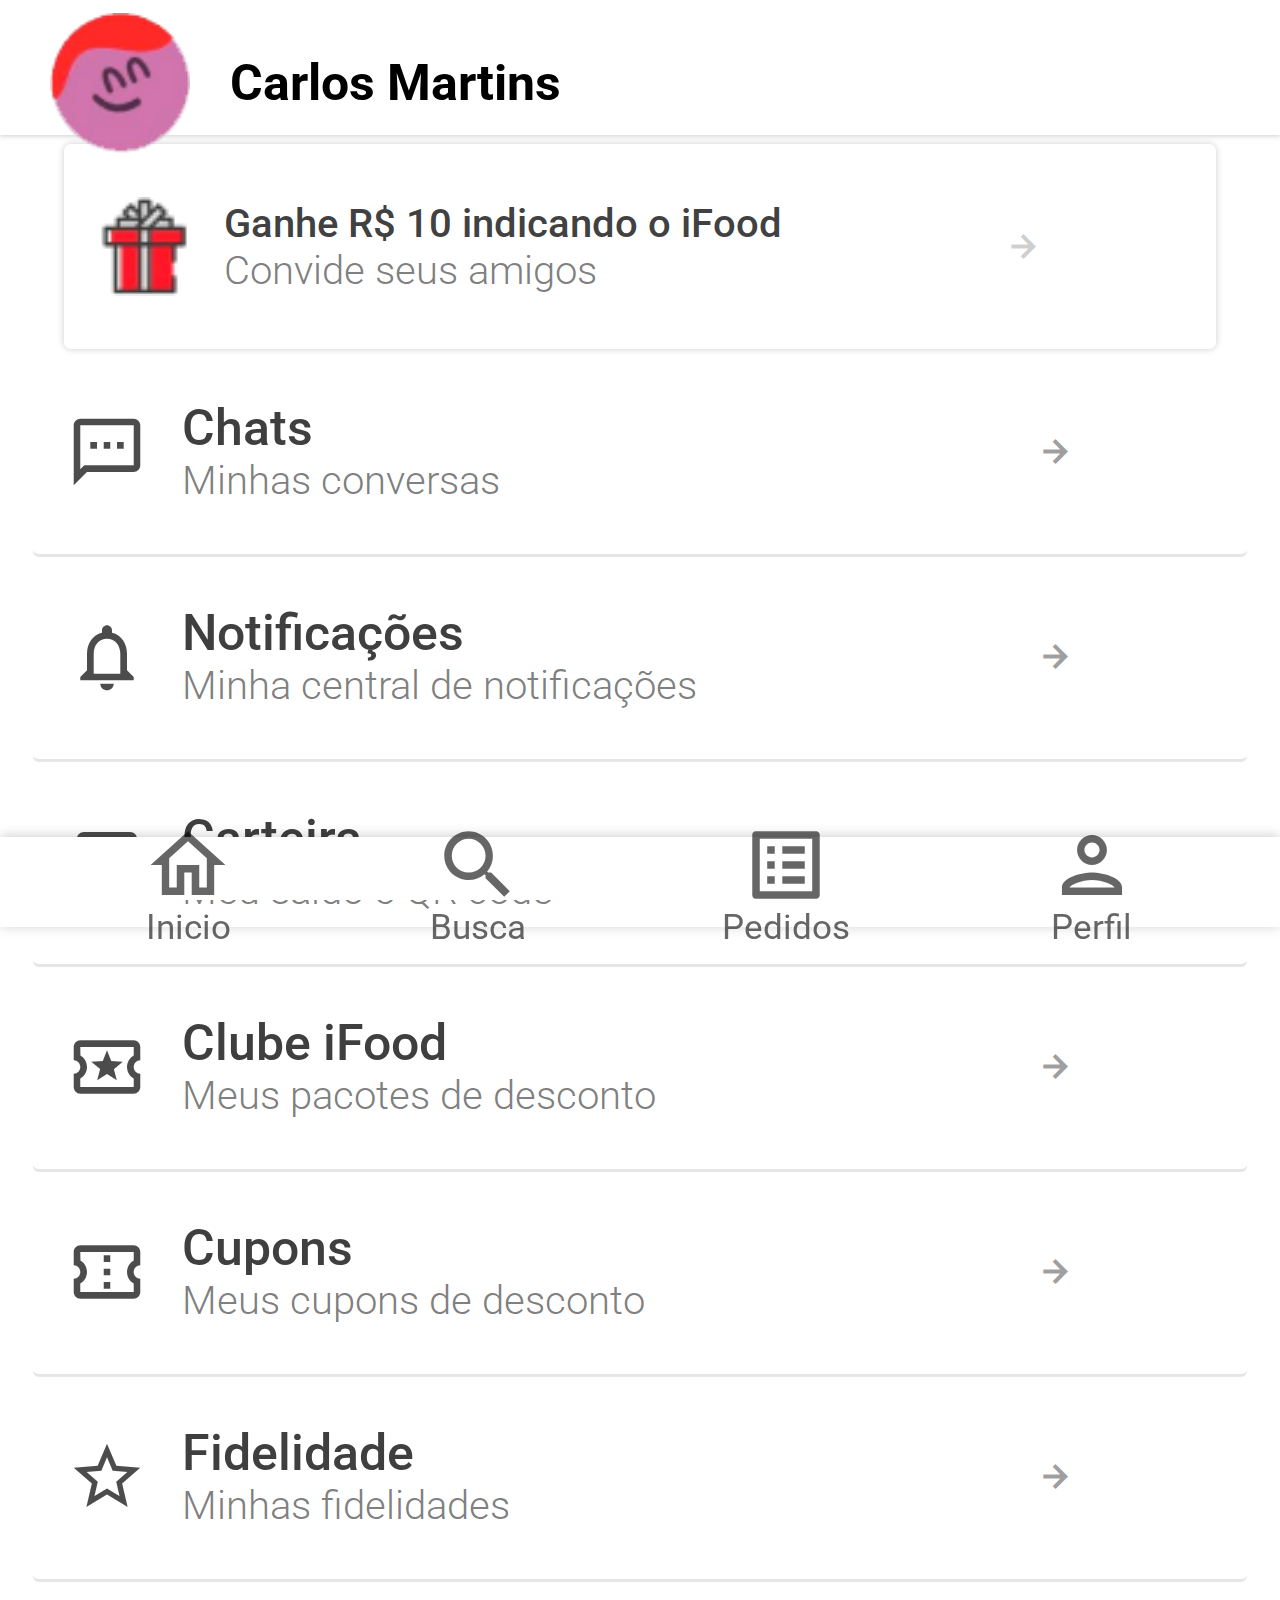
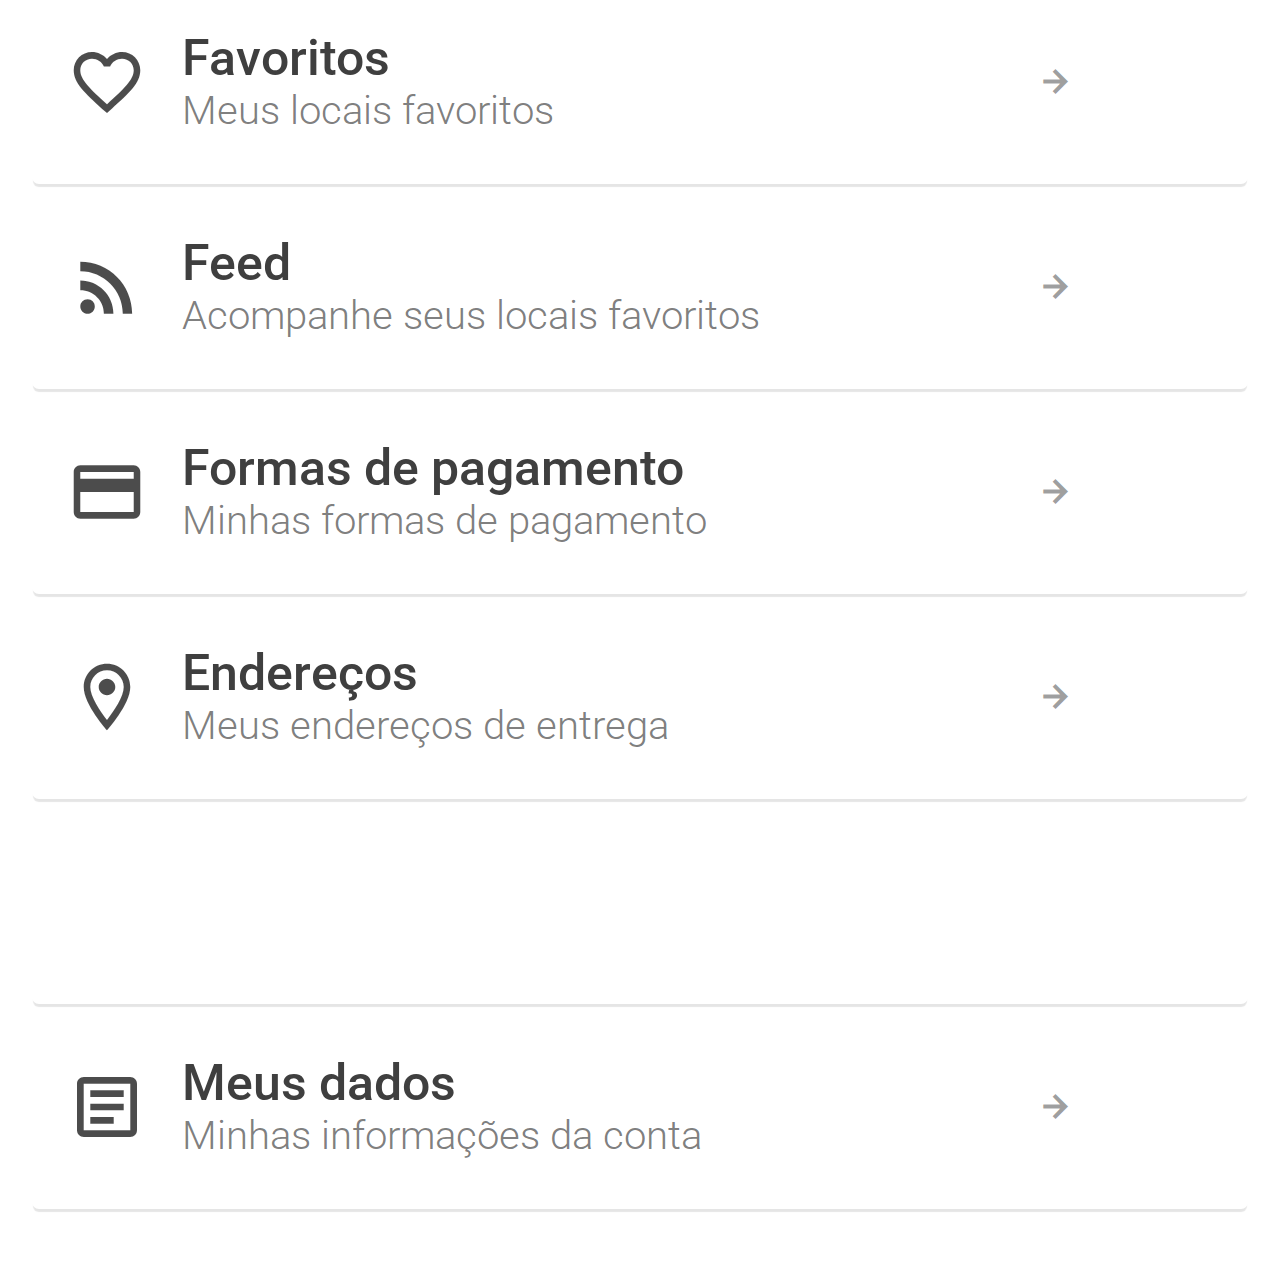
<file: index.html>
<!DOCTYPE html>
<html lang="en">

<head>
  <meta charset="UTF-8">
  <meta http-equiv="X-UA-Compatible" content="IE=edge">
  <!-- <meta name="viewport" content="width=device-width, initial-scale=1.0"> -->
  <link rel="preconnect" href="https://fonts.googleapis.com">
  <link rel="preconnect" href="https://fonts.gstatic.com" crossorigin>
  <link href="https://fonts.googleapis.com/css2?family=Roboto:wght@300;500&display=swap" rel="stylesheet">
  <link href="https://fonts.googleapis.com/css?family=Material+Icons|Material+Icons+Outlined" rel="stylesheet">
  <!-- <link href="https://fonts.googleapis.com/icon?family=Material+Icons" rel="stylesheet"> -->
  <link rel="stylesheet" href="style.css">
  <title>Tela 5</title>
</head>

<body>
  <header>
    <span class="user-info">
      <img src="media/user-icon.png" alt="Imagem do usuário" class="user-img">
      <h3>Carlos Martins</h3>
    </span>
  </header>

  <main>
    <div id="promo-box" class="nav-box">
      <span>
        <img id="promo-box-icon" src="media/promo-icon.png" alt="Icone de presente">
        <div class="nav-box-info">
          <p class="nav-box-title">Ganhe R$ 10 indicando o iFood</p>
          <p>Convide seus amigos</p>
        </div>
      </span>
      <span id="arrow" class="material-icons">arrow_forward_ios</span>
    </div>

    <div class="nav-box">
      <span>
        <span class="material-icons-outlined nav-box-icon">
          sms
        </span>
        <div class="nav-box-info">
          <p class="nav-box-title">Chats</p>
          <p class="nav-box-text">Minhas conversas</p>
        </div>
      </span>
      <span id="arrow" class="material-icons">arrow_forward_ios</span>
    </div>

    <div class="nav-box">
      <span>
        <span class="material-icons-outlined nav-box-icon">
          notifications
        </span>
        <div class="nav-box-info">
          <p class="nav-box-title">Notificações</p>
          <p class="nav-box-text">Minha central de notificações</p>
        </div>
      </span>
      <span id="arrow" class="material-icons">arrow_forward_ios</span>
    </div>

    <div class="nav-box">
      <span>
        <span class="material-icons-outlined nav-box-icon">
          account_balance_wallet
        </span>
        <div class="nav-box-info">
          <p class="nav-box-title">Carteira</p>
          <p class="nav-box-text">Meu saldo e QR code</p>
        </div>
      </span>
      <span id="arrow" class="material-icons">arrow_forward_ios</span>
    </div>

    <div class="nav-box">
      <span>
        <span class="material-icons-outlined nav-box-icon">
          local_activity
        </span>
        <div class="nav-box-info">
          <p class="nav-box-title">Clube iFood</p>
          <p class="nav-box-text">Meus pacotes de desconto</p>
        </div>
      </span>
      <span id="arrow" class="material-icons">arrow_forward_ios</span>
    </div>


    <div class="nav-box">
      <span>
        <span class="material-icons-outlined nav-box-icon">
          confirmation_number
        </span>
        <div class="nav-box-info">
          <p class="nav-box-title">Cupons</p>
          <p class="nav-box-text">Meus cupons de desconto</p>
        </div>
      </span>
      <span id="arrow" class="material-icons">arrow_forward_ios</span>
    </div>

    <div class="nav-box">
      <span>
        <span class="material-icons-outlined nav-box-icon">
          star_border
        </span>
        <div class="nav-box-info">
          <p class="nav-box-title">Fidelidade</p>
          <p class="nav-box-text">Minhas fidelidades</p>
        </div>
      </span>
      <span id="arrow" class="material-icons">arrow_forward_ios</span>
    </div>

    <div class="nav-box">
      <span>
        <span class="material-icons-outlined nav-box-icon">
          favorite_border
        </span>
        <div class="nav-box-info">
          <p class="nav-box-title">Favoritos</p>
          <p class="nav-box-text">Meus locais favoritos</p>
        </div>
      </span>
      <span id="arrow" class="material-icons">arrow_forward_ios</span>
    </div>

    <div class="nav-box">
      <span>
        <span class="material-icons-outlined nav-box-icon">
          rss_feed
        </span>
        <div class="nav-box-info">
          <p class="nav-box-title">Feed</p>
          <p class="nav-box-text">Acompanhe seus locais favoritos</p>
        </div>
      </span>
      <span id="arrow" class="material-icons">arrow_forward_ios</span>
    </div>

    <div class="nav-box">
      <span>
        <span class="material-icons-outlined nav-box-icon">
          credit_card
        </span>
        <div class="nav-box-info">
          <p class="nav-box-title">Formas de pagamento</p>
          <p class="nav-box-text">Minhas formas de pagamento</p>
        </div>
      </span>
      <span id="arrow" class="material-icons">arrow_forward_ios</span>
    </div>

    <div class="nav-box">
      <span>
        <span class="material-icons-outlined nav-box-icon">
          location_on
        </span>
        <div class="nav-box-info">
          <p class="nav-box-title">Endereços</p>
          <p class="nav-box-text">Meus endereços de entrega</p>
        </div>
      </span>
      <span id="arrow" class="material-icons">arrow_forward_ios</span>
    </div>

    <div class="nav-box">
      <span>
        <span class="material-icons-outlined nav-box-icon">
          volunteer_activism
        </span>
        <div class="nav-box-info">
          <p class="nav-box-title">Doações</p>
          <p class="nav-box-text">Minhas doações</p>
        </div>
      </span>
      <span id="arrow" class="material-icons">arrow_forward_ios</span>
    </div>

    <div class="nav-box">
      <span>
        <span class="material-icons-outlined nav-box-icon">
          article
        </span>
        <div class="nav-box-info">
          <p class="nav-box-title">Meus dados</p>
          <p class="nav-box-text">Minhas informações da conta</p>
        </div>
      </span>
      <span id="arrow" class="material-icons">arrow_forward_ios</span>
    </div>
  </main>
  <footer>
    <nav>
      <div class="nav-bar-home nav-bar-icon">
        <span class="material-icons-outlined">
          home
          <p>Inicio</p>
        </span>

      </div>

      <div class="nav-bar-search nav-bar-icon">
        <span class="material-icons-outlined">
          search
          <p>Busca</p>
        </span>
      </div>

      <div class="nav-bar-order nav-bar-icon">
        <span class="material-icons-outlined">
          list_alt
          <p>Pedidos</p>
        </span>
      </div>

      <div class="nav-bar-profile nav-bar-icon">
        <span class="material-icons-outlined">
          person
          <p>Perfil</p>
        </span>
      </div>
    </nav>
  </footer>
</body>

</html>
</file>
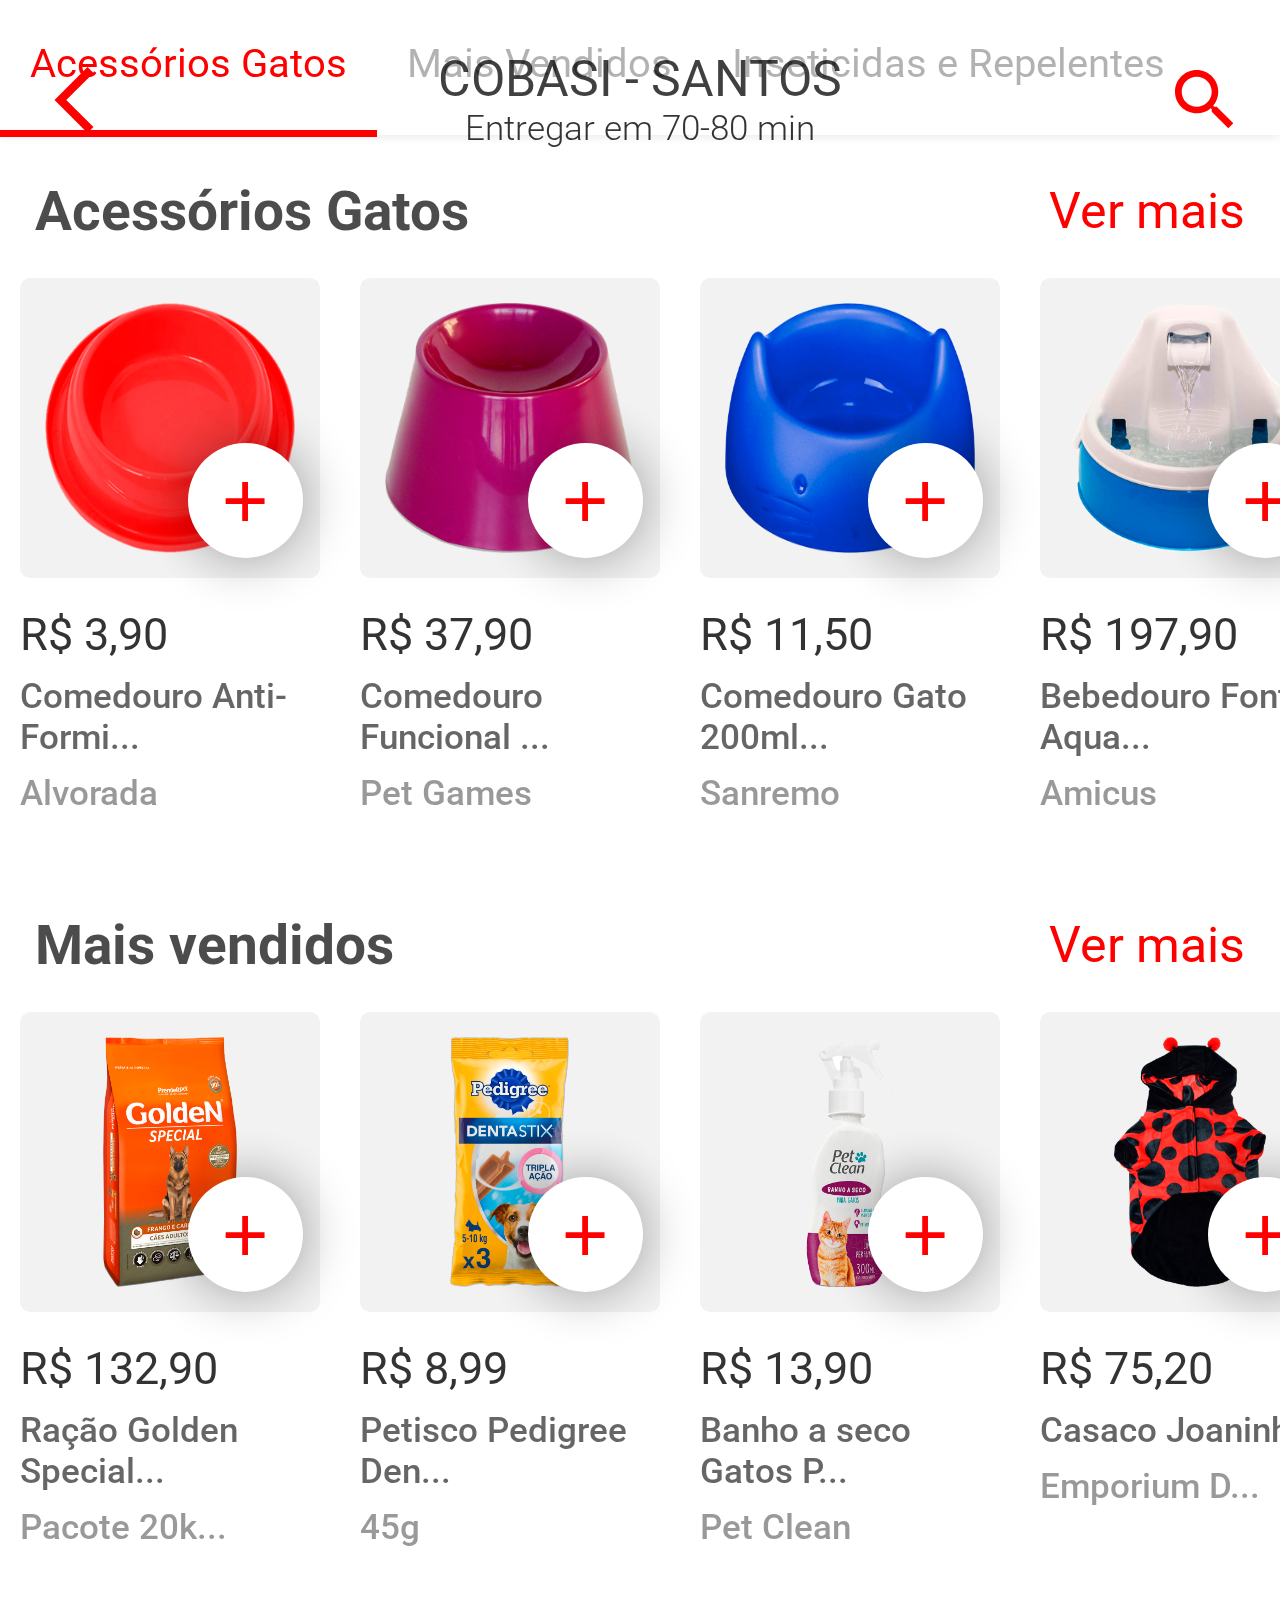
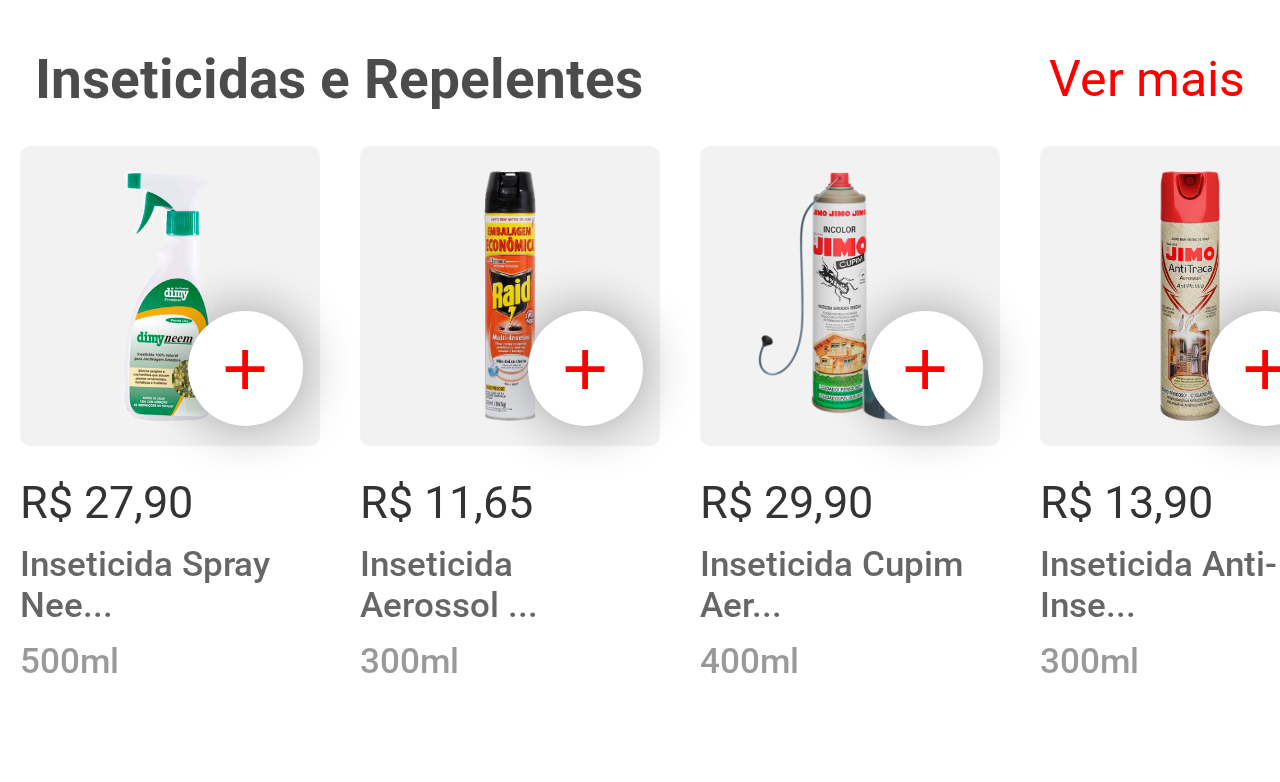
<file: Desc-produto/index.html>
<!DOCTYPE html>
<html lang="en">

<head>
  <meta charset="UTF-8">
  <meta http-equiv="X-UA-Compatible" content="IE=edge">
  <!-- <meta name="viewport" content="width=device-width, initial-scale=1.0"> -->
  <link rel="preconnect" href="https://fonts.googleapis.com">
  <link rel="preconnect" href="https://fonts.gstatic.com" crossorigin>
  <link href="https://fonts.googleapis.com/css2?family=Roboto:wght@300;500;700&display=swap" rel="stylesheet">
  <link href="https://fonts.googleapis.com/css?family=Material+Icons|Material+Icons+Outlined" rel="stylesheet">
  <link rel="stylesheet" href="style.css">
  <title>Descrição do produto - Mais vendidos</title>
</head>

<body>
  <header>
    <nav>
      <div class="nav-info">
        <span class="material-icons-outlined nav-icon">
          arrow_back_ios
        </span>
        <div class="seller-info ">
          <p class="seller-info-title">COBASI - SANTOS</p>
          <p class="seller-info-body">Entregar em 70-80 min</p>
        </div>
        <span class="material-icons-outlined nav-icon">
          search
        </span>
      </div>
      <div class="nav-footer">
        <div class="slide-bar">
          <a href="#acessorios-gatos" class="active">
            <p class="slide-bar-item">Acessórios Gatos</p>
          </a>
          <a href="#mais-vendidos">
            <p class="slide-bar-item">Mais Vendidos</p>
          </a>
          <a href="#inseticidas-e-repelentes">
            <p class="slide-bar-item">Inseticidas e Repelentes</p>
          </a>
        </div>
      </div>
    </nav>
  </header>

  <main>
    <div class="category" id="acessorios-gatos">
      <div class="category-header">
        <h3>Acessórios Gatos</h3>
        <a href="#">Ver mais</a>
      </div>

      <div class="category-slider">
        <div class="category-item">
          <div class="category-img-container">
            <img src="media/acess-gatos1.png" alt="">
            <button class="add-to-cart">
              +
            </button>
          </div>
          <p class="price">R$ 3,90</p>
          <p class="item-description">Comedouro Anti-Formiga Gatos Vermelho Alvorada</p>
          <p class="item-information">Alvorada</p>
        </div>

        <div class="category-item">
          <div class="category-img-container">
            <img src="media/acess-gatos2.png" alt="">
            <button class="add-to-cart">
              +
            </button>
          </div>
          <p class="price">R$ 37,90</p>
          <p class="item-description">Comedouro Funcional Cat Eat Pet Games Roxo</p>
          <p class="item-information">Pet Games</p>
        </div>

        <div class="category-item">
          <div class="category-img-container">
            <img src="media/acess-gatos3.png" alt="">
            <button class="add-to-cart">
              +
            </button>
          </div>
          <p class="price">R$ 11,50</p>
          <p class="item-description">Comedouro Gato 200ml Azul Sanremo</p>
          <p class="item-information">Sanremo</p>
        </div>

        <div class="category-item">
          <div class="category-img-container">
            <img src="media/acess-gatos4.png" alt="">
            <button class="add-to-cart">
              +
            </button>
          </div>
          <p class="price">R$ 197,90</p>
          <p class="item-description">Bebedouro Fonte Aqua Flow Azul e Branco Amicus</p>
          <p class="item-information">Amicus</p>
        </div>
      </div>
    </div>

    <div class="category" id="mais-vendidos">
      <div class="category-header">
        <h3>Mais vendidos</h3>
        <a href="#">Ver mais</a>
      </div>

      <div class="category-slider">
        <div class="category-item">
          <div class="category-img-container">
            <img src="media/mais-vendidos1.png" alt="">
            <button class="add-to-cart">
              +
            </button>
          </div>
          <p class="price">R$ 132,90</p>
          <p class="item-description">Ração Golden Special para Cães Adultos Frango e Carne</p>
          <p class="item-information">Pacote 20kg</p>
        </div>

        <div class="category-item">
          <div class="category-img-container">
            <img src="media/mais-vendidos2.png" alt="">
            <button class="add-to-cart">
              +
            </button>
          </div>
          <p class="price">R$ 8,99</p>
          <p class="item-description">Petisco Pedigree Dentastix Cuidado Oral Para Cães Adultos Raças Pequenas</p>
          <p class="item-information">45g</p>
        </div>

        <div class="category-item">
          <div class="category-img-container">
            <img src="media/mais-vendidos3.png" alt="">
            <button class="add-to-cart">
              +
            </button>
          </div>
          <p class="price">R$ 13,90</p>
          <p class="item-description">Banho a seco Gatos Pet Clean</p>
          <p class="item-information">Pet Clean</p>
        </div>

        <div class="category-item">
          <div class="category-img-container">
            <img src="media/mais-vendidos4.png" alt="">
            <button class="add-to-cart">
              +
            </button>
          </div>
          <p class="price">R$ 75,20</p>
          <p class="item-description">Casaco Joaninha</p>
          <p class="item-information">Emporium Distripet</p>
        </div>
      </div>
    </div>

    <div class="category" id="inseticidas-e-repelentes">
      <div class="category-header">
        <h3>Inseticidas e Repelentes</h3>
        <a href="#">Ver mais</a>
      </div>

      <div class="category-slider">
        <div class="category-item">
          <div class="category-img-container">
            <img src="media/inset1.png" alt="">
            <button class="add-to-cart">
              +
            </button>
          </div>
          <p class="price">R$ 27,90</p>
          <p class="item-description">Inseticida Spray Neenmax Jardim Insetimax</p>
          <p class="item-information">500ml</p>
        </div>

        <div class="category-item">
          <div class="category-img-container">
            <img src="media/inset2.png" alt="">
            <button class="add-to-cart">
              +
            </button>
          </div>
          <p class="price">R$ 11,65</p>
          <p class="item-description">Inseticida Aerossol Raid Multi-Insetos Base Água</p>
          <p class="item-information">300ml</p>
        </div>

        <div class="category-item">
          <div class="category-img-container">
            <img src="media/inset3.png" alt="">
            <button class="add-to-cart">
              +
            </button>
          </div>
          <p class="price">R$ 29,90</p>
          <p class="item-description">Inseticida Cupim Aerosol Jimo</p>
          <p class="item-information">400ml</p>
        </div>

        <div class="category-item">
          <div class="category-img-container">
            <img src="media/inset4.png" alt="">
            <button class="add-to-cart">
              +
            </button>
          </div>
          <p class="price">R$ 13,90</p>
          <p class="item-description">Inseticida Anti-Inset Aerosol Jimo</p>
          <p class="item-information">300ml</p>
        </div>
      </div>
    </div>
  </main>

  <script src="script.js"></script>
</body>

</html>
</file>
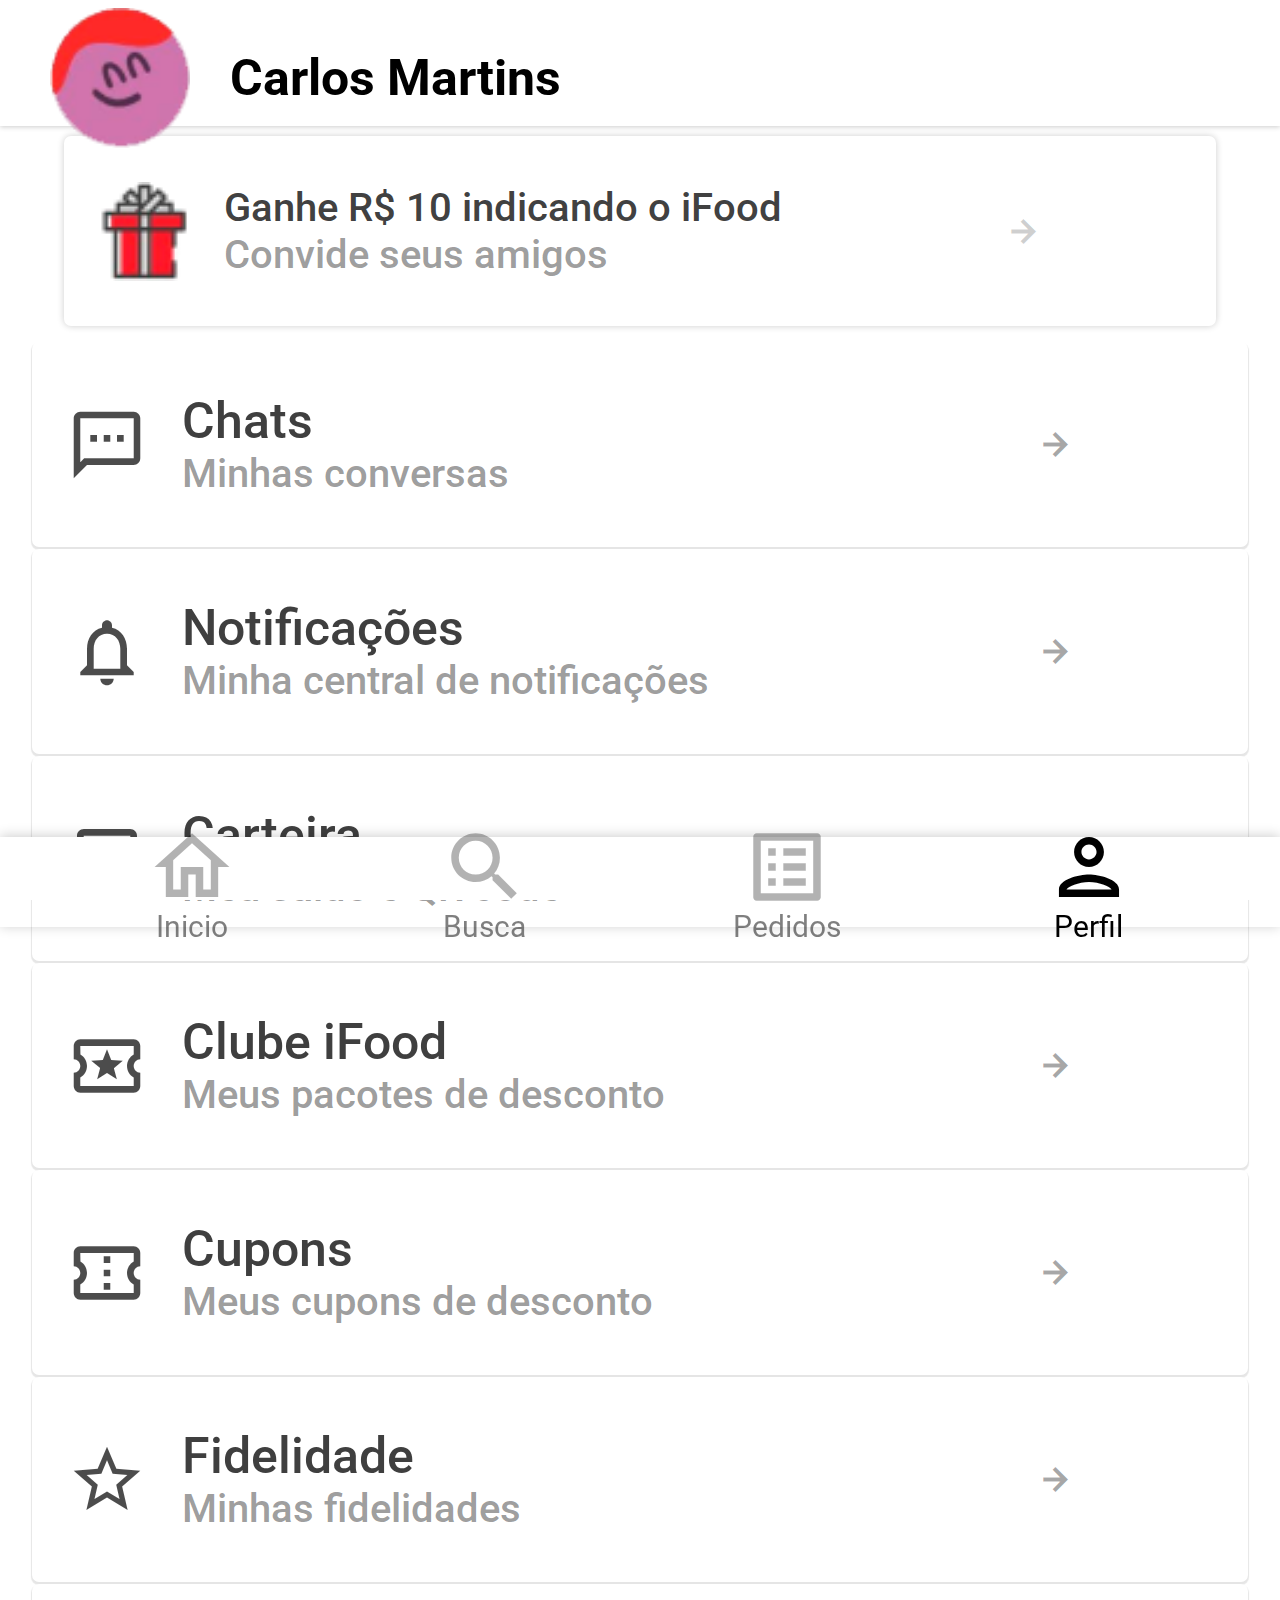
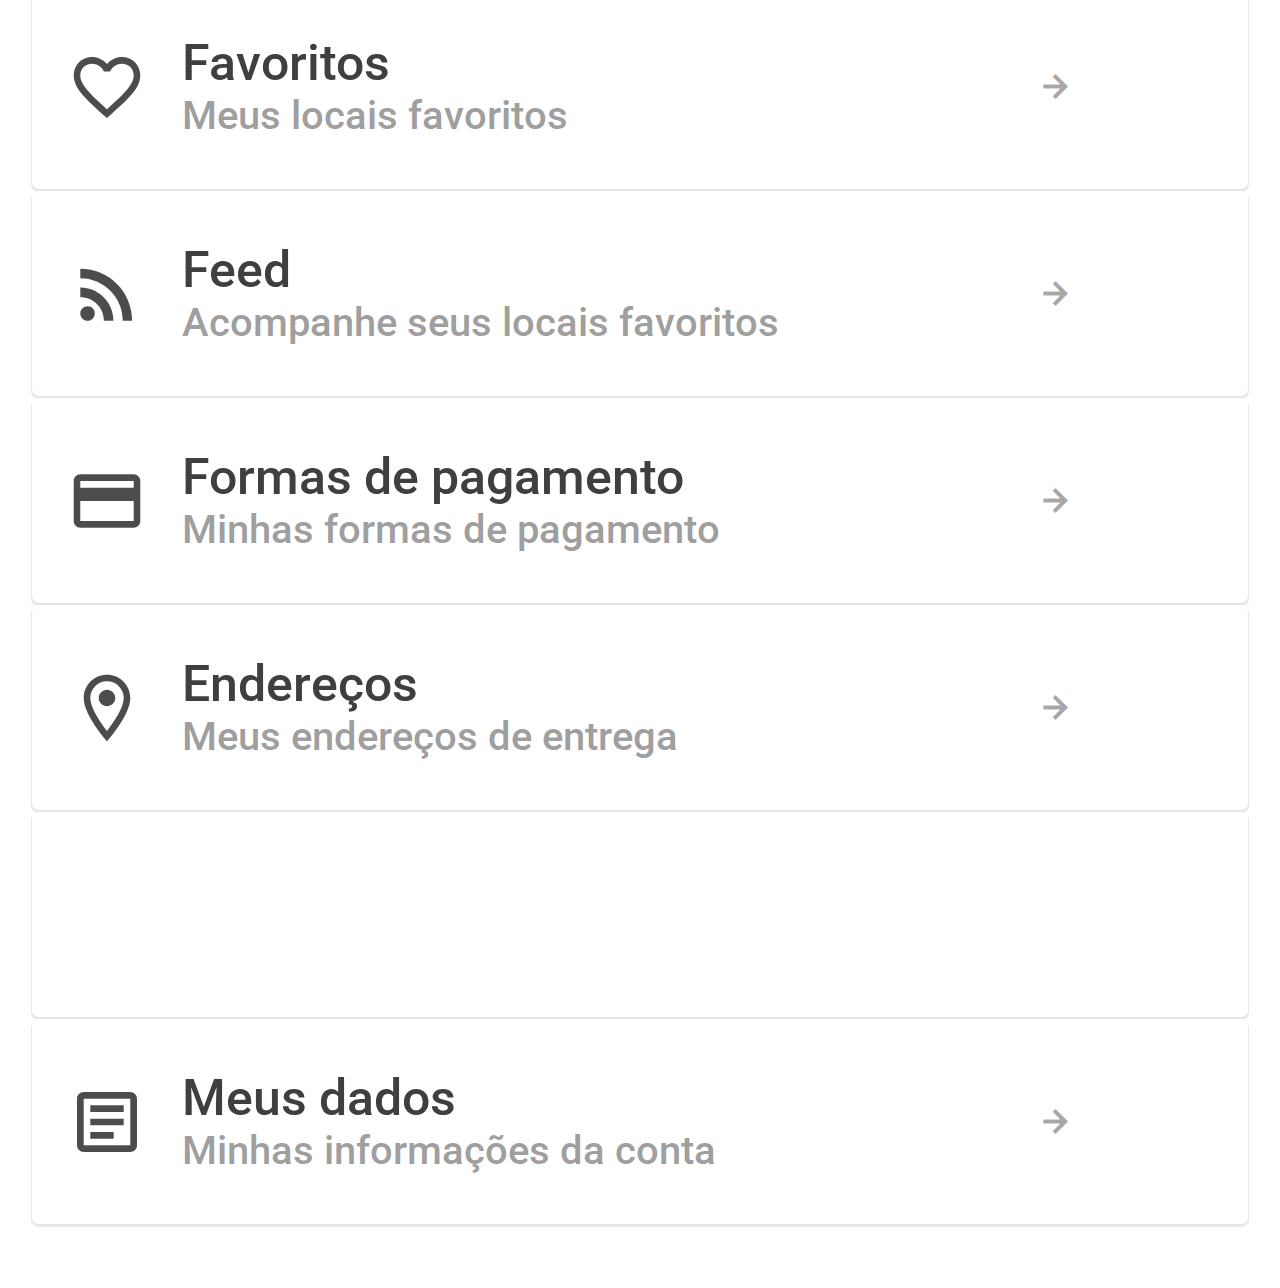
<file: Tela 5/index.html>
<!DOCTYPE html>
<html lang="en">

<head>
  <meta charset="UTF-8">
  <meta http-equiv="X-UA-Compatible" content="IE=edge">
  <!-- <meta name="viewport" content="width=device-width, initial-scale=1.0"> -->
  <link rel="preconnect" href="https://fonts.googleapis.com">
  <link rel="preconnect" href="https://fonts.gstatic.com" crossorigin>
  <link href="https://fonts.googleapis.com/css2?family=Roboto:wght@300;500&display=swap" rel="stylesheet">
  <link href="https://fonts.googleapis.com/css?family=Material+Icons|Material+Icons+Outlined" rel="stylesheet">
  <!-- <link href="https://fonts.googleapis.com/icon?family=Material+Icons" rel="stylesheet"> -->
  <link rel="stylesheet" href="style.css">
  <title>Tela 5</title>
</head>

<body>
  <header>
    <span class="user-info">
      <img src="media/user-icon.png" alt="Imagem do usuário" class="user-img">
      <h3>Carlos Martins</h3>
    </span>
  </header>

  <main>
    <button id="promo-box" class="nav-box">
      <span>
        <img id="promo-box-icon" src="media/promo-icon.png" alt="Icone de presente">
        <div class="nav-box-info">
          <p class="nav-box-title">Ganhe R$ 10 indicando o iFood</p>
          <p class="nav-box-text">Convide seus amigos</p>
        </div>
      </span>
      <span id="arrow" class="material-icons">arrow_forward_ios</span>
    </button>

    <button class="nav-box">
      <span>
        <span class="material-icons-outlined nav-box-icon">
          sms
        </span>
        <div class="nav-box-info">
          <p class="nav-box-title">Chats</p>
          <p class="nav-box-text">Minhas conversas</p>
        </div>
      </span>
      <span id="arrow" class="material-icons">arrow_forward_ios</span>
    </button>

    <button class="nav-box">
      <span>
        <span class="material-icons-outlined nav-box-icon">
          notifications
        </span>
        <div class="nav-box-info">
          <p class="nav-box-title">Notificações</p>
          <p class="nav-box-text">Minha central de notificações</p>
        </div>
      </span>
      <span id="arrow" class="material-icons">arrow_forward_ios</span>
    </button>

    <button class="nav-box">
      <span>
        <span class="material-icons-outlined nav-box-icon">
          account_balance_wallet
        </span>
        <div class="nav-box-info">
          <p class="nav-box-title">Carteira</p>
          <p class="nav-box-text">Meu saldo e QR code</p>
        </div>
      </span>
      <span id="arrow" class="material-icons">arrow_forward_ios</span>
    </button>

    <button class="nav-box">
      <span>
        <span class="material-icons-outlined nav-box-icon">
          local_activity
        </span>
        <div class="nav-box-info">
          <p class="nav-box-title">Clube iFood</p>
          <p class="nav-box-text">Meus pacotes de desconto</p>
        </div>
      </span>
      <span id="arrow" class="material-icons">arrow_forward_ios</span>
    </button>


    <button class="nav-box">
      <span>
        <span class="material-icons-outlined nav-box-icon">
          confirmation_number
        </span>
        <div class="nav-box-info">
          <p class="nav-box-title">Cupons</p>
          <p class="nav-box-text">Meus cupons de desconto</p>
        </div>
      </span>
      <span id="arrow" class="material-icons">arrow_forward_ios</span>
    </button>

    <button class="nav-box">
      <span>
        <span class="material-icons-outlined nav-box-icon">
          star_border
        </span>
        <div class="nav-box-info">
          <p class="nav-box-title">Fidelidade</p>
          <p class="nav-box-text">Minhas fidelidades</p>
        </div>
      </span>
      <span id="arrow" class="material-icons">arrow_forward_ios</span>
    </button>

    <button class="nav-box">
      <span>
        <span class="material-icons-outlined nav-box-icon">
          favorite_border
        </span>
        <div class="nav-box-info">
          <p class="nav-box-title">Favoritos</p>
          <p class="nav-box-text">Meus locais favoritos</p>
        </div>
      </span>
      <span id="arrow" class="material-icons">arrow_forward_ios</span>
    </button>

    <button class="nav-box">
      <span>
        <span class="material-icons-outlined nav-box-icon">
          rss_feed
        </span>
        <div class="nav-box-info">
          <p class="nav-box-title">Feed</p>
          <p class="nav-box-text">Acompanhe seus locais favoritos</p>
        </div>
      </span>
      <span id="arrow" class="material-icons">arrow_forward_ios</span>
    </button>

    <button class="nav-box">
      <span>
        <span class="material-icons-outlined nav-box-icon">
          credit_card
        </span>
        <div class="nav-box-info">
          <p class="nav-box-title">Formas de pagamento</p>
          <p class="nav-box-text">Minhas formas de pagamento</p>
        </div>
      </span>
      <span id="arrow" class="material-icons">arrow_forward_ios</span>
    </button>

    <button class="nav-box">
      <span>
        <span class="material-icons-outlined nav-box-icon">
          location_on
        </span>
        <div class="nav-box-info">
          <p class="nav-box-title">Endereços</p>
          <p class="nav-box-text">Meus endereços de entrega</p>
        </div>
      </span>
      <span id="arrow" class="material-icons">arrow_forward_ios</span>
    </button>

    <button class="nav-box">
      <span>
        <span class="material-icons-outlined nav-box-icon">
          volunteer_activism
        </span>
        <div class="nav-box-info">
          <p class="nav-box-title">Doações</p>
          <p class="nav-box-text">Minhas doações</p>
        </div>
      </span>
      <span id="arrow" class="material-icons">arrow_forward_ios</span>
    </button>

    <button class="nav-box">
      <span>
        <span class="material-icons-outlined nav-box-icon">
          article
        </span>
        <div class="nav-box-info">
          <p class="nav-box-title">Meus dados</p>
          <p class="nav-box-text">Minhas informações da conta</p>
        </div>
      </span>
      <span id="arrow" class="material-icons">arrow_forward_ios</span>
    </button>
  </main>

  <footer>
    <nav>
      <div class="nav-bar-home nav-bar-icon">
        <span class="material-icons-outlined">
          home
          <p>Inicio</p>
        </span>
      </div>

      <div class="nav-bar-search nav-bar-icon">
        <span class="material-icons-outlined">
          search
          <p>Busca</p>
        </span>
      </div>

      <div class="nav-bar-order nav-bar-icon">
        <span class="material-icons-outlined">
          list_alt
          <p>Pedidos</p>
        </span>
      </div>

      <div class="nav-bar-profile nav-bar-icon active">
        <span class="material-icons-outlined">
          person
          <p>Perfil</p>
        </span>
      </div>
    </nav>
  </footer>

  <script src="script.js"></script>
</body>

</html>
</file>
<file: style.css>
* {
  padding: 0;
  margin: 0;
  box-sizing: border-box;
  font-size: 50px;
  font-family: 'Roboto', sans-serif;
}

header {
  display: flex;
  align-items: center;
  width: 100%;
  height: 15vh;
  background-color: #fff;
  box-shadow: 0px 1px 5px rgba(0, 0, 0, 0.2);
  position: fixed;
  top: 0;
}

.user-info {
  display: flex;
  align-items: center;
  margin: 130px 50px 100px;
}

.user-img {
  height: 140px;
  margin-right: 40px;
}

body {
  background-color: #fff;
  margin-top: 16vh;
  margin-bottom: 7vh;
}

main {
  display: flex;
  flex-direction: column;
  align-items: center;
}

.nav-box {
  width: 95%;
  height: 205px;
  padding: 35px;
  border-radius: 7px;
  display: flex;
  align-items: center;
  justify-content: space-between;
  box-shadow: 0 4px 1px -1px rgb(0, 0, 0, 0.1);
}

.nav-box span {
  display: flex;
  align-items: center;
}

.nav-box span p{
  font-size: 50px;
  font-weight: 300;
  color: rgba(53, 53, 53, 0.65);
}

.nav-box .nav-box-text {
  font-size: 40px;
}

.nav-box #arrow {
  color: rgba(0, 0, 0, 0.4);
  font-size: 35px;
  font-weight: bold;
}

.nav-box-icon {
  font-size: 80px;
  margin-right: 35px;
  color: rgba(0, 0, 0, 0.7);
}

.nav-box .nav-box-title {
  font-weight: 500;
  color: rgba(53, 53, 53, 0.95);
}

#promo-box {
  width: 90%;
  box-shadow: 0px 0px 7px rgba(0, 0, 0, 0.2);
}

#promo-box-icon {
  width: 90px;
  margin-right: 35px;
}

#promo-box #arrow {
  color: rgba(0, 0, 0, 0.2);
}


#promo-box span p{
  font-size: 40px;
}

footer {
  height: 7vh;
  width: 100%;
  position: fixed;
  bottom: 0;
  background-color: #fff;
}

nav {
  height: 100%;
  display: flex;
  justify-content: space-around;
  align-items: center;
  padding: 45px;
  box-shadow: 0px -1px 12px rgba(0, 0, 0, 0.2);
}

.nav-bar-icon {
  display: flex;
  align-items: center;
}

.nav-bar-icon span {
  color: rgba(0, 0, 0, 0.6);
  font-size: 90px;
  text-align: center;
}

nav p {
  font-size: 35px;
}
</file>
<file: Desc-produto/style.css>
* {
  padding: 0;
  margin: 0;
  box-sizing: border-box;
}

body {
  font-size: 50px;
  font-family: 'Roboto', sans-serif;
}

header {
  width: 100%;
  height: 15vh;
  position: fixed;
  background-color: #fff;
}

header .seller-info {
  display: flex;
  flex-direction: column;
  align-items: center;
  justify-content: center;
}

header .seller-info-title {
  font-size: 50px;
  color: rgba(0, 0, 0, 0.75);
}

header .seller-info-body {
  color: rgba(0, 0, 0, 0.8);
  font-size: 35px;
  font-weight: 300;
}

nav {
  width: 100%;
  height: 15vh;
  box-shadow: 0 1px 10px rgba(0, 0, 0, 0.1);
  position: relative;  
}

nav .nav-info {
  display: flex;
  align-items: center;
  justify-content: space-between;
  padding: 50px 35px 35px;
}

nav .nav-icon {
  font-size: 80px;
  color: red;
}

.nav-footer {
  height: 95px;
  width: 100%;
  position: absolute;
  bottom: 0;
}

nav .slide-bar {
  overflow: auto;
  white-space: nowrap;
  display: flex;
}

nav .slide-bar .slide-bar-item {
  height: 90px;
  margin: 0 30px;
  font-size: 40px;
  color: rgba(0, 0, 0, 0.3);
}

nav .slide-bar a {
  text-decoration: none;
}

nav .slide-bar .active {
  color: red;
  border-bottom: 7px solid red;
}

nav .slide-bar .active p {
  color:red
}

nav .slide-bar::-webkit-scrollbar {
  width: 0;
}

main {
  height: 100%;
  width: 100%;
}

main .category {
  margin-top: 50px;
}

#acessorios-gatos {
  margin-top: 20vh;
}

main .category::before {
  content: "";
  display: block;
  height: 16vh;
  margin: -20vh 0 0;
}

main .category .category-header {
  width: 100%;
  display: flex;
  justify-content: space-between;
  padding: 35px;
  align-items: center;
  color: rgba(0, 0, 0, 0.80)
}

main .category .category-header a {
  text-decoration: none;
  color: red;
}

main .category .category-header h3 {
  color: rgba(0, 0, 0, 0.7);
  font-size: 55px;
}

main .category .category-slider {
  justify-content: space-between;
  display: flex;
  overflow: scroll;
  margin-bottom: 100px;
}

main .category .category-slider::-webkit-scrollbar {
  width: 0;
} 

main .category .category-item {
  width: 350px;
  margin: 0 20px;
}

main .category .category-slider .category-img-container {
  height: 300px;
  width: 300px;
  background-color: rgba(0, 0, 0, 0.05);
  border-radius: 10px;
  text-align: center;
  padding-top: 25px;
  margin-bottom: 30px;
  display: flex;
  justify-content: center;
  position: relative;
  z-index: -1;
}

main .category .category-slider .category-img-container .add-to-cart {
  background-color: rgba(0, 0, 0, 0.1);
  font-size: 80px;
  color: red;
  width: 115px;
  height: 115px;
  box-shadow: 0 0 50px 5px rgba(0, 0, 0, 0.3);
  background-color: #fff;
  border: none;
  border-radius: 50%;
  margin-left: 150px;
  margin-top: 140px;
  justify-content: center;
  align-items: center;
  position: absolute;
}

main .category .category-slider .category-img-container img {
  max-height: 250px;
  max-width: 250px;
  display: flex;
}

main .category .category-slider .category-item .price {
  font-size: 45px;  
  margin-bottom: 15px;
  color: rgba(0, 0, 0, 0.8);
}

main .category .category-slider .category-item .item-description {
  font-size: 35px;
  font-weight: 500;
  margin-bottom: 15px;
  color: rgba(0, 0, 0, 0.6);
}

main .category .category-slider .category-item .item-information {
  font-size: 35px;
  font-weight: 500;
  color: rgba(0, 0, 0, 0.4);
}
</file>
<file: Tela 5/style.css>
* {
  padding: 0;
  margin: 0;
  box-sizing: border-box;
  font-size: 50px;
  font-family: 'Roboto', sans-serif;
}

input, button, submit { 
  border:none; 
} 

header {
  display: flex;
  align-items: center;
  width: 100%;
  height: 14vh;
  background-color: #fff;
  box-shadow: 0px 1px 5px rgba(0, 0, 0, 0.2);
  position: fixed;
  top: 0;
}

.user-info {
  display: flex;
  align-items: center;
  margin: 130px 50px 100px;
}

.user-img {
  height: 140px;
  margin-right: 40px;
}

body {
  background-color: #fff;
  margin-top: 15vh;
  margin-bottom: 7vh;
}

main {
  display: flex;
  flex-direction: column;
  align-items: center;
}

.nav-box {
  width: 95%;
  height: 205px;
  padding: 35px;
  margin: 1px 0;
  border-radius: 7px;
  display: flex;
  align-items: center;
  justify-content: space-between;
  background-color: #fff;
  box-shadow: 0 2px 1px 1px rgb(0, 0, 0, 0.1);
}

#promo-box {
  width: 90%;
  box-shadow: 0px 0px 7px rgba(0, 0, 0, 0.2);
  height: 190px;
  margin-bottom: 15px;
}

#promo-box-icon {
  width: 90px;
  margin-right: 35px;
}

#promo-box #arrow {
  color: rgba(0, 0, 0, 0.2);
}

#promo-box span p{
  font-size: 40px;
  text-align: left;
}

.nav-box span {
  display: flex;
  align-items: center;
}

.nav-box .nav-box-text {
  font-size: 40px;
  font-weight: 500;
  color: rgba(0, 0, 0, 0.4);
}

.nav-box #arrow {
  color: rgba(0, 0, 0, 0.35);
  font-size: 35px;
  font-weight: bold;
}

.nav-box-icon {
  font-size: 80px;
  margin-right: 35px;
  color: rgba(0, 0, 0, 0.7);
}

.nav-box .nav-box-title {
  font-weight: 500;
  text-align: left;
  color: rgba(53, 53, 53, 0.95);
}

.nav-box:focus {
  background-color: rgba(0, 0, 0, 0.25);
}

footer {
  height: 7vh;
  min-height: 6vh;
  width: 100%;
  position: fixed;
  bottom: 0;
  background-color: #fff;
}

nav {
  height: 100%;
  display: flex;
  justify-content: space-around;
  align-items: center;
  padding: 45px;
  box-shadow: 0px -1px 12px rgba(0, 0, 0, 0.2);
}

.nav-bar-icon {
  display: flex;
  align-items: center;
}

.nav-bar-icon span {
  color: rgba(0, 0, 0, 0.3);
  font-size: 90px;
  text-align: center;
}

.nav-bar-icon span p {
  color: rgba(0, 0, 0, 0.5);
}

nav p {
  font-size: 30px;
}

footer nav .active p, footer nav .active span {
  color: black;
}
</file>
